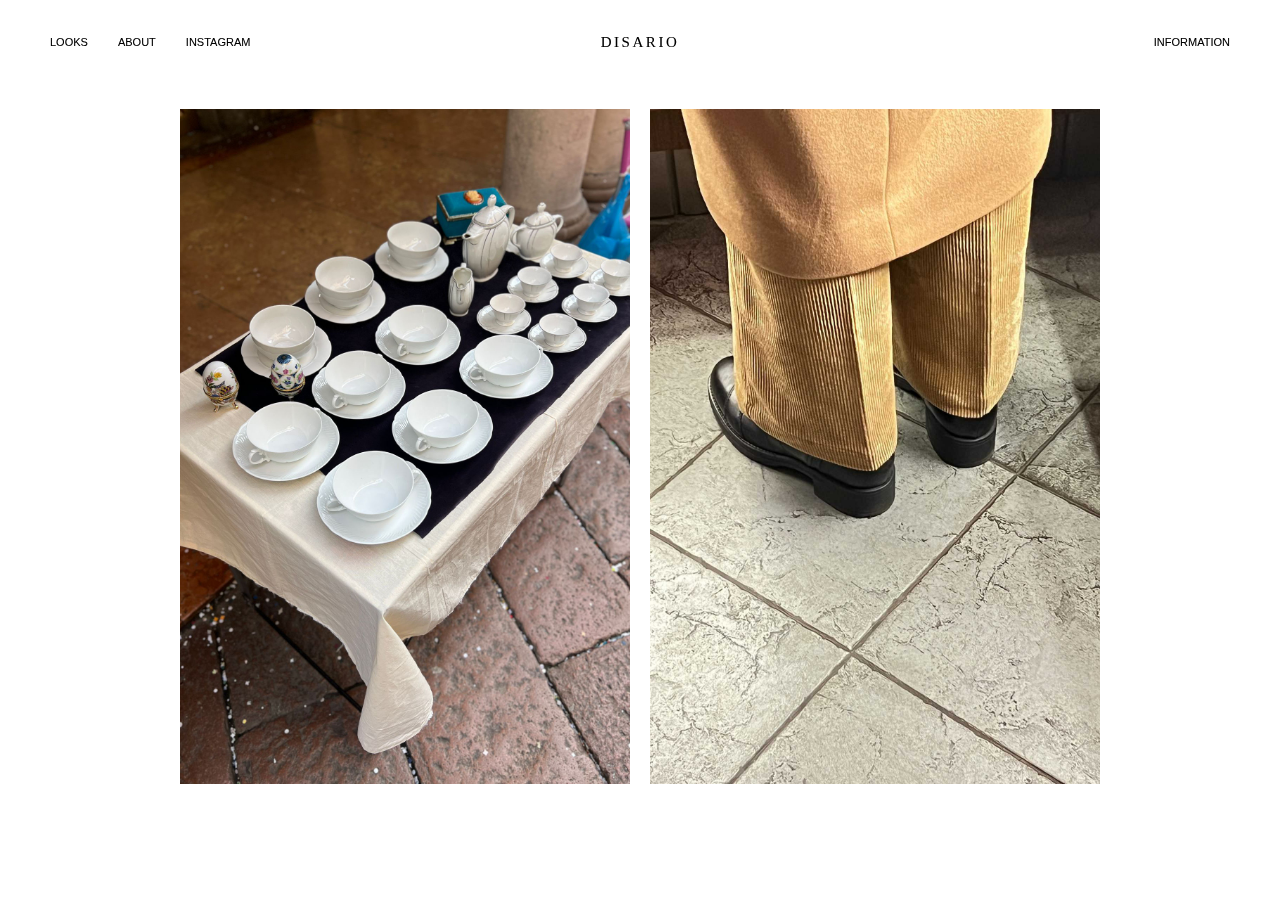
<file: index.html>
<!DOCTYPE html>
<html lang="en">
  <head>
    <meta charset="UTF-8" />
    <meta name="viewport" content="width=device-width, initial-scale=1.0" />
    <title>Disario</title>
    <meta
      name="description"
      content="Disario est. in 2023. Carefully designed pieces for contemporary use. Men's ready-to-wear and small leather goods"
    />
    <meta name="keywords" content="" />
    <link rel="shortcut icon" type="image/png" href="images/ddddd-favicon.png" />
    <link rel="stylesheet" href="css/style.css" />
  </head>
  <body>
    <header>
      <nav id="menu">
        <img id="close" src="images/x.svg" alt="" />
        <a href="looks">Looks</a>
        <a href="about">About</a
        ><a id="desktop-hidden" href="info">Information</a>
        <a href="https://www.instagram.com/disario_collection" target="_blank"
          >Instagram</a
        >
      </nav>
      <a class="logo" href="./"> Disario </a>

      <a id="desktop-visible" href="info">Information</a>

      <img id="hamburgermenu" src="images/list.svg" alt="" />
    </header>

    <div class="landing-grid">
      <div class="landing-image">
        <img src="images/cupsmercato45.jpg" alt="" />
      </div>

      <div class="landing-image" style="z-index: 1">
        <img src="images/Velvetpants_shoeview22.jpg" alt="" />
      </div>
    </div>

    <script src="js/menu.js"></script>

    <script>
      const landingImages = document.querySelectorAll(".landing-image");
      const options = {
        root: null,
        rootMargin: "0px",
        threshold: 1.0,
      };

      const observer = new IntersectionObserver(function (entries, observer) {
        entries.forEach((entry) => {
          console.log(entry); // Debugging: Log each entry
          if (entry.isIntersecting) {
            document.body.style.overflow = "auto";
          } else {
            document.body.style.overflow = "hidden";
          }
        });
      }, options);

      landingImages.forEach((image) => {
        observer.observe(image);
      });

      // Handle wheel events for desktop
      window.addEventListener("wheel", function (event) {
        console.log(event.deltaY); // Debugging: Log the scroll direction
        if (event.deltaY > 0) {
          landingImages[1].scrollIntoView({ behavior: "smooth" });
        } else {
          window.scrollTo({ top: 0, behavior: "smooth" });
        }
      });

      // Handle touch events for mobile
      let touchStartY = 0;
      let touchEndY = 0;

      window.addEventListener("touchstart", function (event) {
        touchStartY = event.changedTouches[0].screenY;
      });

      window.addEventListener("touchend", function (event) {
        touchEndY = event.changedTouches[0].screenY;
        handleGesture();
      });

      function handleGesture() {
        console.log(`touchStartY: ${touchStartY}, touchEndY: ${touchEndY}`); // Debugging: Log touch positions
        if (touchEndY < touchStartY) {
          landingImages[1].scrollIntoView({ behavior: "smooth" });
        }
        if (touchEndY > touchStartY) {
          window.scrollTo({ top: 0, behavior: "smooth" });
        }
      }
    </script>
  </body>
</html>
</file>
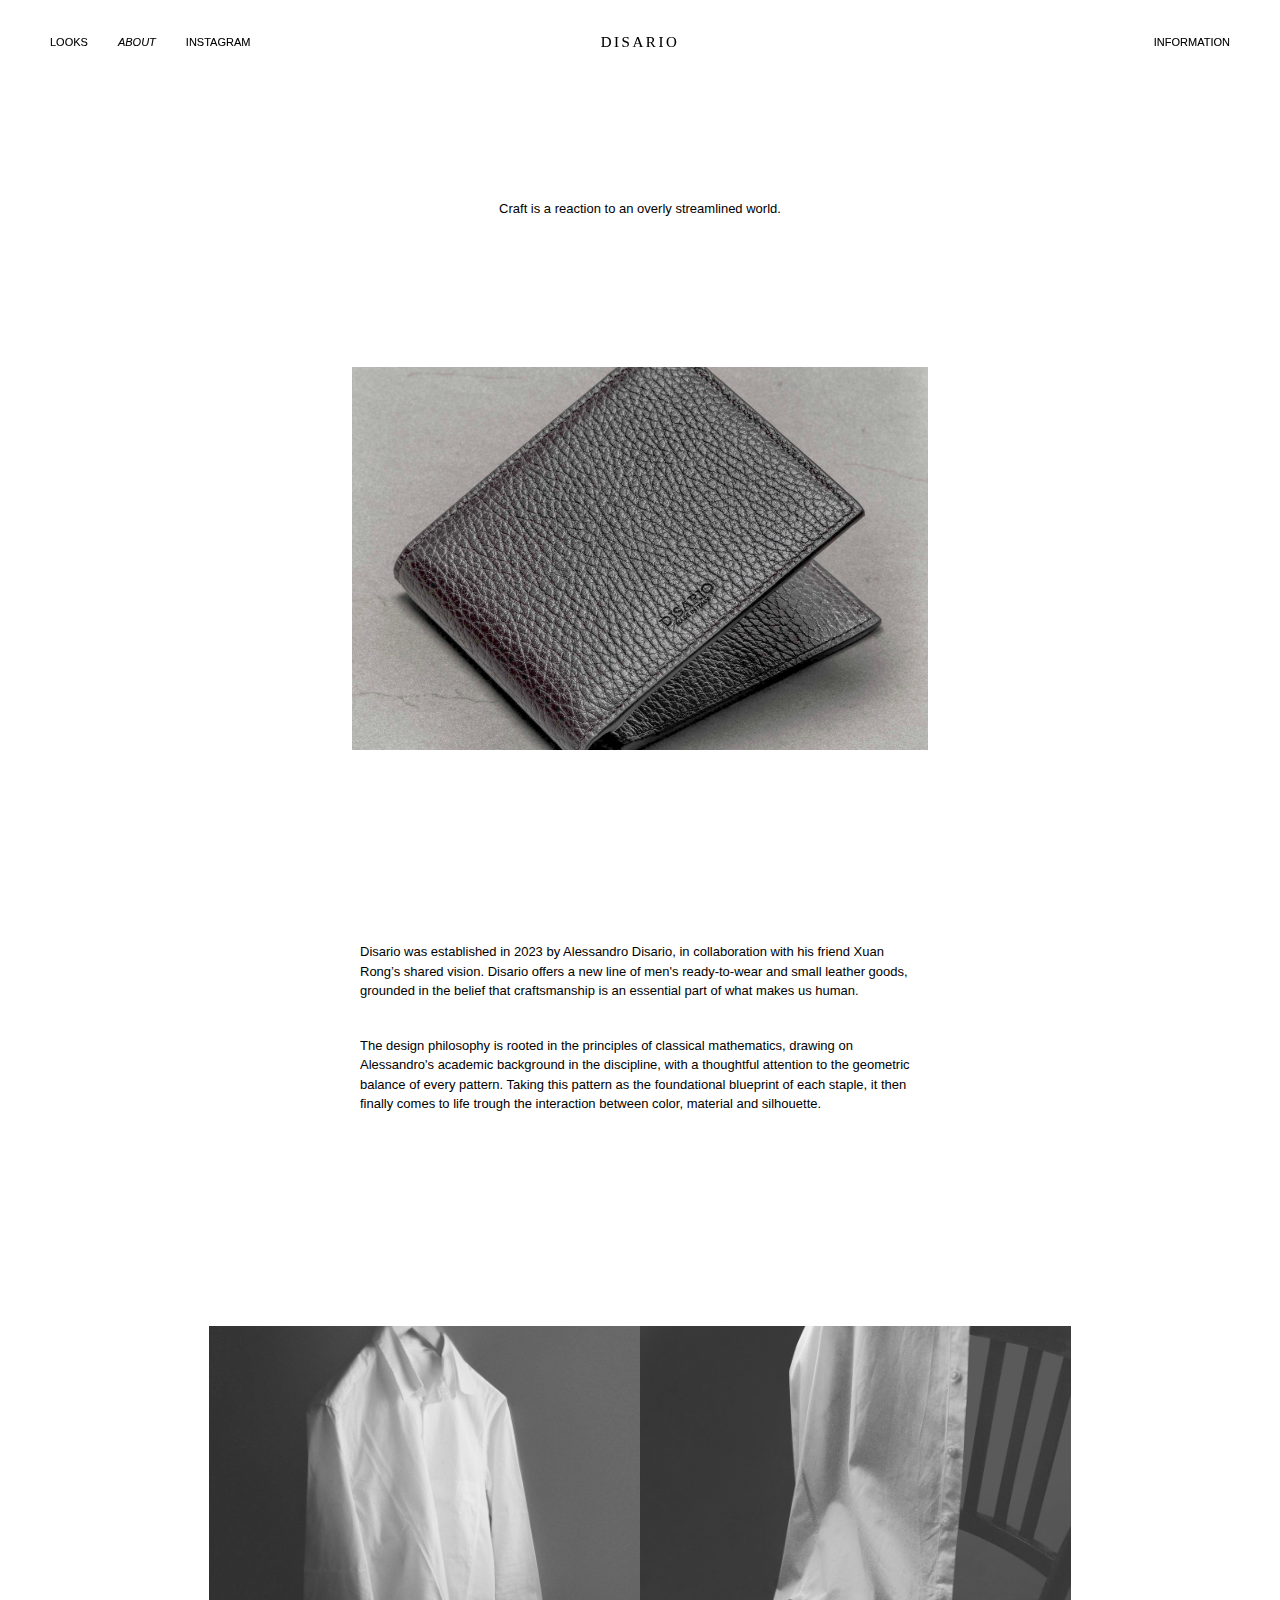
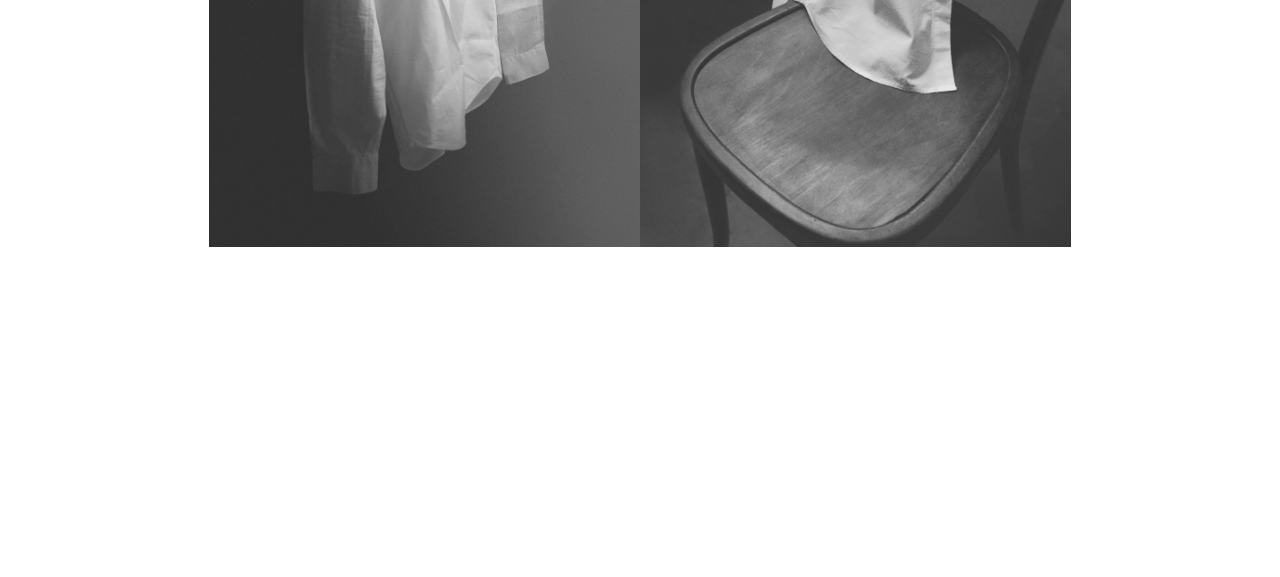
<file: about.html>
<!DOCTYPE html>
<html lang="en">
  <head>
    <meta charset="UTF-8" />
    <meta name="viewport" content="width=device-width, initial-scale=1.0" />
    <title>About | Disario</title>
    <meta
      name="description"
      content="Disario est. in 2023. Carefully designed pieces for contemporary use. Men's ready-to-wear and small leather goods"
    />
    <meta name="keywords" content="" />
    <link rel="shortcut icon" type="image/png" href="images/ddddd-favicon.png" />
    <link rel="stylesheet" href="css/style.css" />
  </head>

  <body>
    <header>
      <nav id="menu">
        <img id="close" src="images/x.svg" alt="" />
        <a href="looks">Looks</a>
        <a href="about"> <i> About</i></a>
        <a id="desktop-hidden" href="info">Information</a>
        <a href="https://www.instagram.com/disario_collection" target="_blank"
          >Instagram</a
        >
      </nav>
      <a class="logo" href="./"> Disario </a>

      <a id="desktop-visible" href="info.html">Information</a>

      <img id="hamburgermenu" src="images/list.svg" alt="" />
    </header>

    <div class="about">
      <div class="about-text">
        <p>
          Craft is a reaction to an overly streamlined world.
        </p>
      </div>

      <img src="images/wallet22.jpg" alt="" />

      <div class="about-text text-start">
        <p style="text-align: left;">
          Disario was established in 2023 by Alessandro Disario, in collaboration with his friend Xuan Rong’s shared vision. Disario offers a new line of men's ready-to-wear and small leather goods, grounded in the belief that craftsmanship is an essential part of what makes us human.
        </p>


        <p style="text-align: left;">   
          The design philosophy is rooted in the principles of classical mathematics, drawing on Alessandro's academic background in the discipline, with a thoughtful attention to the geometric balance of every pattern. Taking this pattern as the foundational blueprint of each staple, it then finally comes to life trough the interaction between color, material and silhouette.
          

          


        </p>

     
      </div>

      <div class="about-grid">
        <img id="desktop-visible" src="images/whiteshirt4885911.jpg" alt="" />
        <img src="images/cs22334.jpg" alt="" />
      </div>
    </div>

    <script src="js/menu.js"></script>
  </body>
</html>
</file>
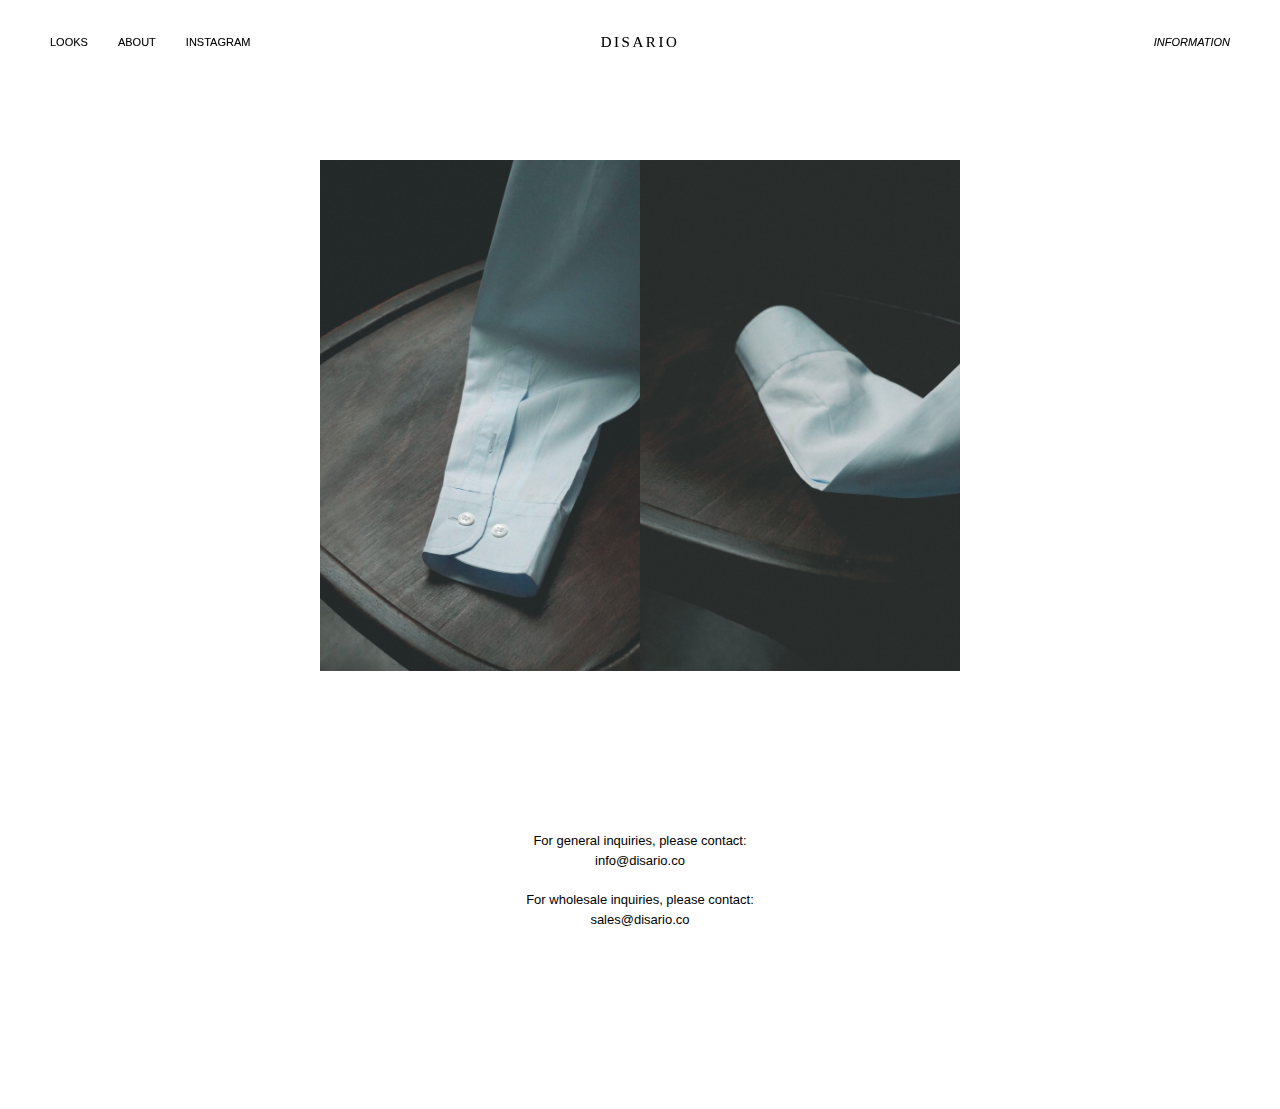
<file: info.html>
<!DOCTYPE html>
<html lang="en">
  <head>
    <meta charset="UTF-8" />
    <meta name="viewport" content="width=device-width, initial-scale=1.0" />
    <title>Information | Disario</title>
    <meta
      name="description"
      content="Disario est. in 2023. Carefully designed pieces for contemporary use. Men's ready-to-wear and small leather goods"
    />
    <meta name="keywords" content="" />
    <link rel="shortcut icon" type="image/png" href="images/ddddd-favicon.png" />
    <link rel="stylesheet" href="css/style.css" />
  </head>
  <body>
    <header>
      <nav id="menu">
        <img id="close" src="images/x.svg" alt="" />
        <a href="looks">Looks</a>
        <a href="about">About</a>
        <a id="desktop-hidden" href="info">Information</a>
        <a href="https://www.instagram.com/disario_collection" target="_blank"
          >Instagram</a
        >
      </nav>
      <a class="logo" href="./"> Disario </a>

      <a id="desktop-visible" href="info"> <i>Information</i></a>

      <img id="hamburgermenu" src="images/list.svg" alt="" />
    </header>

    <div class="info-grid">
      <img src="images/sleeve_onchair_above.jpg" alt="" />
      <img src="images/shirt_onchair_side.jpg" alt="" />
    </div>

    <div class="info-text">
      <p>
        For general inquiries, please contact: <br />
        info@disario.co
      </p>
      <p>
        For wholesale inquiries, please contact: <br />
        sales@disario.co
      </p>
    </div>

    <script src="js/menu.js"></script>
  </body>
</html>
</file>
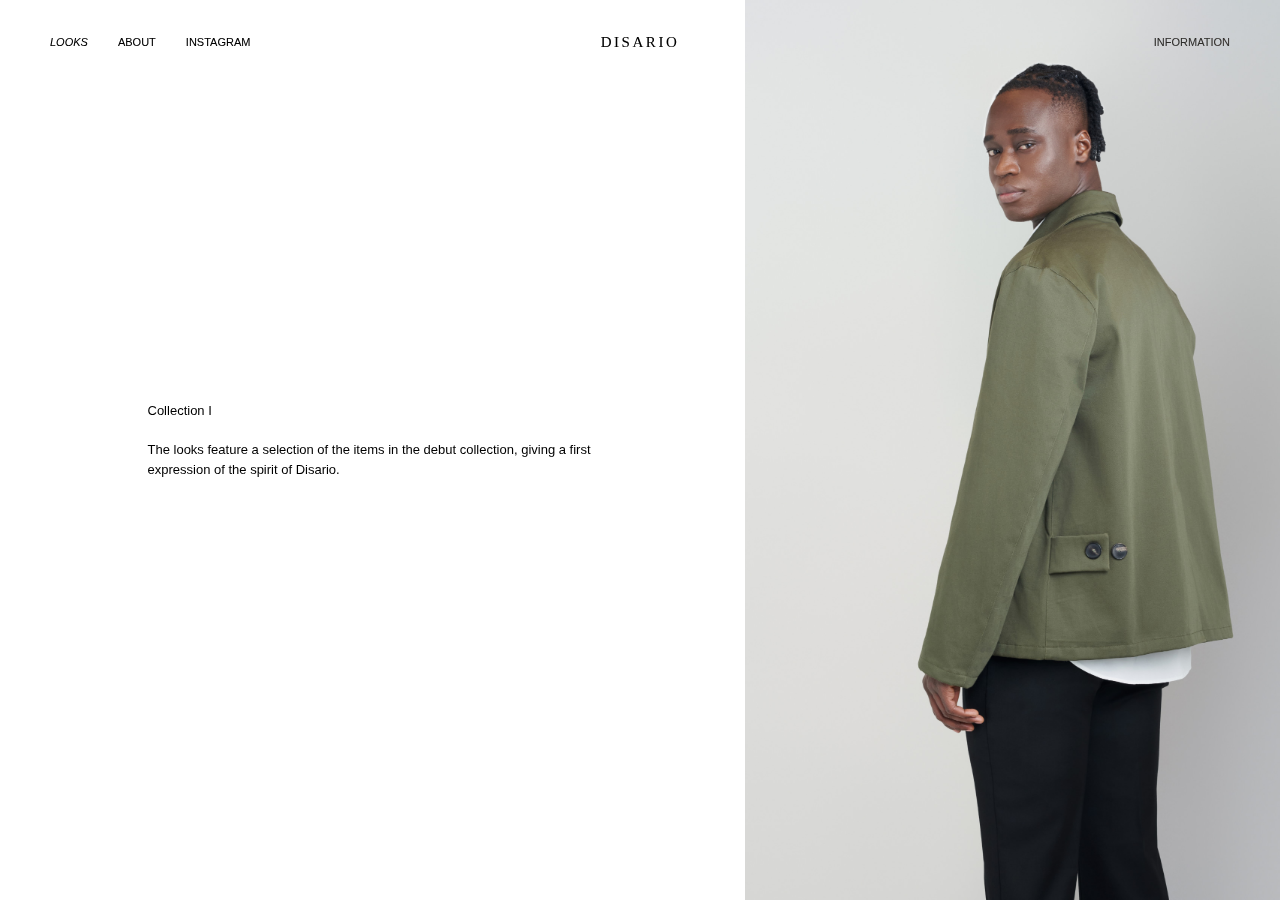
<file: looks.html>
<!DOCTYPE html>
<html lang="en">
  <head>
    <meta charset="UTF-8" />
    <meta name="viewport" content="width=device-width, initial-scale=1.0" />
    <title>Looks | Disario</title>
    <meta
      name="description"
      content="Disario est. in 2023. Carefully designed pieces for contemporary use. Men's ready-to-wear and small leather goods"
    />
    <meta name="keywords" content="" />
    <link rel="shortcut icon" type="image/png" href="images/ddddd-favicon.png" />
    <link rel="stylesheet" href="css/style.css" />
    <link
      rel="stylesheet"
      href="https://cdn.jsdelivr.net/npm/swiper@11/swiper-bundle.min.css"
    />

    <style>
      html,
      body {
        position: relative;
        height: 100%;
      }

      .swiper {
        width: 100%;
        height: 100%;
        min-height: 100vh;
      }

      .swiper-slide {
        text-align: center;
        font-size: 18px;
        background: #fff;
        display: flex;
        justify-content: center;
        align-items: center;
        justify-content: end;
        user-select: none;
      }

      .swiper-slide img {
        display: block;
        max-width: 850px;
        width: 100%;
        height: 100%;
        object-fit: cover;
      }

      .swiper-button-prev,
      .swiper-rtl .swiper-button-next,
      .swiper-button-next,
      .swiper-rtl .swiper-button-prev {
        color: black;
      }

      .swiper-button-next,
      .swiper-rtl .swiper-button-prev {
        width: 50%;
        height: 100%;
        top: 0;
        opacity: 0;
        cursor: pointer;
        cursor: url("cursor/cursornext.cur"), pointer;
      }

      .swiper-button-prev,
      .swiper-rtl .swiper-button-next {
        width: 50%;
        height: 100%;
        top: 0;
        opacity: 0;
        cursor: pointer;
        cursor: url("cursor/cursorprev.cur"), pointer;
      }

      :root {
        --swiper-navigation-size: 20px;
      }

      header {
        position: fixed;
        top: 0;
        left: 0;
        right: 0;
        z-index: 10;
      }
    </style>
  </head>

  <body>
    <header>
      <nav id="menu">
        <img id="close" src="images/x.svg" alt="" />
        <a href="looks"> <i>Looks</i> </a>
        <a href="about">About</a>
        <a id="desktop-hidden" href="info">Information</a>
        <a href="https://www.instagram.com/disario_collection" target="_blank"
          >Instagram</a
        >
      </nav>
      <a class="logo" href="./"> Disario </a>

      <a id="desktop-visible" href="info">Information</a>

      <img id="hamburgermenu" src="images/list.svg" alt="" />
    </header>

    <div class="swiper mySwiper">
      <div class="swiper-wrapper">
        <div class="swiper-slide">
          <img src="images/shorttrench_sideview.jpg" alt="" />
        </div>

        <div class="swiper-slide">
          <img src="images/front_short_trench_green.jpg" alt="" />
        </div>

        <div class="swiper-slide">
          <img src="images/whiteshirt_front.jpg" alt="" />
        </div>
        <div class="swiper-slide">
          <img src="images/sandjacket_sideview.jpg" alt="" />
        </div>
        <div class="swiper-slide">
          <img src="images/sandtrackjacket_blackpants_sidelook.jpg" alt="" />
        </div>
        <div class="swiper-slide"><img src="images/photo2.jpg" alt="" /></div>
        <div class="swiper-slide">
          <img src="images/blueshirt_darkbluepants_side.jpg" alt="" />
        </div>
        <div class="swiper-slide">
          <img src="images/blueshirt_front.jpg" alt="" />
        </div>
        <div class="swiper-slide">
          <img src="images/longsleeve_eyesopen_close.jpg" alt="" />
        </div>
        <div class="swiper-slide">
          <img src="images/whiteshirt_sidelook2.jpg" alt="" />
        </div>
        <div class="swiper-slide">
          <img src="images/black_shorttrench_sandpants2.jpg" alt="" />
        </div>
        <div class="swiper-slide">
          <img src="images/blackjacket_blackpants_side.jpg" alt="" />
        </div>

        <div class="swiper-slide">
          <img src="images/blackbackground_sidelook.jpg" alt="" />
        </div>
        <div class="swiper-slide">
          <img src="images/look_blackbackground.jpg" alt="" />
        </div>
      </div>
      <div class="swiper-button-next"></div>
      <div class="swiper-button-prev"></div>

      <div class="text-left">
        <p>Collection I</p>
        <p>
          The looks feature a selection of the items in the debut collection, giving a first
        expression of the spirit of Disario.
        </p>
      </div>
    </div>

    <div class="container text-container-non-flex space-bottom desktop-hide">
      <p class="capital-nonbold">Collection I</p>
      <p style="margin-bottom: 0px">
        The looks feature a selection of the items in the debut collection, giving a first
        expression of the spirit of Disario.
      </p>
    </div>

    <div class="looks">
      <img src="images/shorttrench_sideview.jpg" alt="" />
      <img src="images/front_short_trench_green.jpg" alt="" />
      <img src="images/whiteshirt_front.jpg" alt="" />
      <img src="images/sandjacket_sideview.jpg" alt="" />
      <img src="images/sandtrackjacket_blackpants_sidelook.jpg" alt="" />
      <img src="images/photo2.jpg" alt="" />
      <img src="images/blueshirt_darkbluepants_side.jpg" alt="" />
      <img src="images/blueshirt_front.jpg" alt="" />
      <img src="images/longsleeve_eyesopen_close.jpg" alt="" />
      <img src="images/whiteshirt_sidelook2.jpg" alt="" />
      <img src="images/black_shorttrench_sandpants2.jpg" alt="" />
      <img src="images/blackjacket_blackpants_side.jpg" alt="" />

      <img src="images/blackbackground_sidelook.jpg" alt="" />
      <img src="images/look_blackbackground.jpg" alt="" />
    </div>

    <div
      class="container text-container-non-flex space-bottom desktop-hide"
    ></div>
    <script src="https://cdn.jsdelivr.net/npm/swiper@11/swiper-bundle.min.js"></script>
    <script>
      var swiper = new Swiper(".mySwiper", {
        navigation: {
          nextEl: ".swiper-button-next",
          prevEl: ".swiper-button-prev",
        },
        loop: true,
        speed: 1000,
      });
    </script>
    <script src="js/menu.js"></script>
  </body>
</html>
</file>
<file: css/style.css>
@import url("https://fonts.googleapis.com/css2?family=Montserrat:ital,wght@0,100;0,200;0,300;0,400;0,500;0,600;0,700;0,800;0,900;1,100;1,200;1,300;1,400;1,500;1,600;1,700;1,800;1,900&display=swap");

* {
  box-sizing: border-box;
  padding: 0;
  margin: 0;
}

body {
  text-rendering: optimizeLegibility;
   -webkit-font-smoothing: antialiased;
  font-family: p22-underground, arial, sans-serif;
  text-decoration: none;
  color: black;
  ont-size: 10px;
  font-weight: 300;
  line-height: 1.5em;
  text-transform: uppercase;
  letter-spacing: .05em;
  display: flex;
  flex-direction: column;
  min-height: 100vh;
  background-color: white;
}

p {
  
  margin-bottom: 20px;
  font-size: 13px;
  font-weight: 300;
  line-height: 1.5em;
  font-family: p22-underground, arial, sans-serif;
  text-transform: none;
  letter-spacing: .00005em;
}

header {
  padding-left: 50px;
  padding-right: 50px;
  padding-top: 30px;
  margin: 0 auto;
  width: 100vw;
  gap: 70px;
  display: flex;
  position: fixed;
  top: 0;
  left: 0;
  z-index: 10;
  display: grid;
  grid-template-columns: 1fr 1fr 1fr;
  align-items: center;
  justify-items: center;
  mix-blend-mode: difference;
}

::-webkit-scrollbar {
  width: 10px;
}

::-webkit-scrollbar-track {
  background: white;
}

::-webkit-scrollbar-thumb {
  background: #bcb9b7;
}

::-webkit-scrollbar-thumb:hover {
  background: #b4b1ac;
}

::-moz-selection {
  color: white;
  background: #555;
}

::selection {
  color: white;
  background: #555;
}

.logo {
  font-size: 15px;
  text-transform: uppercase;
  font-weight: 200;
  letter-spacing: 0.17em;
  font-family: "Palatino";
  color: #ffffff;
  text-decoration: none;
}

#menu {
  display: flex;
  flex-direction: row;
  gap: 30px;
  user-select: none;
  align-items: center;
  z-index: 20;
  align-items: center;
  justify-self: start;
}

#menu a,
#desktop-visible {
  text-rendering: optimizeLegibility;
   -webkit-font-smoothing: antialiased;
  color: rgb(255, 255, 255);
  text-decoration: none;
  font-size: 11px;
  font-weight: 300;
  line-height: 2em;
  font-family: p22-underground, arial, sans-serif;
  text-transform: uppercase;
  letter-spacing: .00005em;
}

#desktop-visible {
  justify-self: end;
}

#desktop-hidden {
  display: none;
}

.container {
  max-width: 1440px;
  margin: 0 auto;
  padding: 35px;
}

.container-full {
  max-width: 100%;
  margin: 0 auto;
  display: flex;
}

.landing-grid {
  display: grid;
  grid-template-columns: 1fr 1fr;
  gap: 20px;
  align-items: center;
  margin: 0 auto;
  height: 100vh;
  padding: 60px 40px;
}

.landing-grid img {
  object-fit: cover;
  aspect-ratio: 360 / 540;
  max-height: 75dvh;
  width: 100%;
}

.info-grid {
  display: grid;
  grid-template-columns: 1fr 1fr;
  gap: 0px;
  align-items: center;
  width: 50%;
  margin: 0 auto;
  margin-top: 160px;
}

.info-grid img {
  object-fit: cover;
  width: 100%;
  aspect-ratio: 360 / 575;
}

.info-text {
  text-align: center;
  margin: 160px auto;
}

.info-text p {
  text-transform: none;
 
}

.about {
  display: flex;
  flex-direction: column;
  align-items: center;
  margin: 0 auto;
  text-align: center;
  margin-top: 71px;
}

.about-text {
  display: flex;
  flex-direction: column;
  gap: 15px;
  margin: 200px auto;
  margin: 10% auto;
  max-width: 600px;
  padding: 0 20px;
}

.about img {
  width: 45%;
  margin-bottom: 5%;
}

.about-grid {
  display: grid;
  grid-template-columns: 1fr 1fr;
  gap: 0px;
  align-items: center;
  width: 67.4%;
  margin: 0 auto;
  margin-bottom: 330px;
  margin-top: 5%;
}

.about-grid img {
  object-fit: cover;
  width: 100% !important;
  aspect-ratio: 360 / 435;
  margin: 0;
}

.text-container {
  display: flex;
  align-items: center;
  flex-direction: column;
  flex: 1;
  justify-content: center;
  align-items: flex-start;
  max-width: 1000px;
}

.text-container-non-flex {
  max-width: 1000px;
  margin: 110px auto;
  margin-bottom: 150px;
}

#hamburgermenu,
#close {
  width: 20px;
  display: none;
}

.looks {
  display: none;
  flex-direction: column;
  gap: 50px;
  padding: 20px;
}

.looks img {
  width: 100%;
}

.text-left {
  position: fixed;
  top: 0;
  color: #000;
  z-index: 50;
  padding-left: 50px;
  justify-content: center;
  height: 100%;
  max-width: 25%;
  display: flex;
  align-items: center;
  flex-direction: column;
  text-align: start;
  pointer-events: none;
  width: 100%;
}

.capital-nonbold,
h3 {
  text-transform: uppercase;
  font-weight: 400;
}

h3 {
  margin-bottom: 20px;
}

.text-left p {
  max-width: 500px;
  text-align: start;
  width: 100%;
}

.desktop-hide {
  display: none;
}

@media only screen and (max-width: 1400px) {
  .swiper-slide img {
    max-width: 535px !important;
  }

  .text-left {
    max-width: calc(100% - 535px);
  }
}

@media only screen and (max-width: 992px) {
  .about img {
    width: 60%;
  }

  .about-grid {
    width: 75%;
  }

  .info-grid {
    width: 65%;
  }

  .landing-grid {
    grid-template-columns: 1fr;
    height: auto;
    gap: 0;
    padding: 0;
    height: 200dvh;
    width: 100%;
    min-width: auto;
  }

  .landing-image:nth-child(1) {
    position: sticky;
    top: 0;
  }

  .landing-image {
    height: 100vh;
    display: flex;
    align-items: center;
    background-color: white;
    justify-content: center;
  }

  .landing-image img {
    max-width: 70%;
    width: auto;
    max-height: 80vh;
  }
}

@media only screen and (min-width: 769px) {
  #menu {
    transform: none !important;
    display: flex !important;
    opacity: 1 !important;
  }
}

@media only screen and (max-width: 768px) {
  body {
    font-size: 12px;
  }

  header {
    display: flex;
    justify-content: space-between;
    gap: 0;
    align-items: center;
    flex-direction: row-reverse;
    padding-right: 40px !important;
    mix-blend-mode: normal;
  }

  .logo {
    margin: 0 auto;
    z-index: 20;
    color: black;
  }

  #menu {
    position: fixed;
    top: 0;
    left: 0;
    width: 100%;
    height: 100%;
    flex-direction: column;
    align-items: start;
    background: white;
    justify-content: flex-start;
    padding: 20px;
    gap: 20px;
    transform: translateX(-100%);
    transition: 0.4s;
    opacity: 0;
    padding-top: 85px;
  }

  #menu a {
    color: black;
  }

  #desktop-visible {
    display: none;
  }

  #desktop-hidden {
    display: block;
  }

  #hamburgermenu,
  #close {
    display: block;
  }

  #close {
    position: absolute;
    top: 20px;
    left: 20px;
  }

  .desktop-hide {
    display: block;
  }

  .looks {
    display: flex;
  }

  .swiper {
    display: none !important;
  }

  header,
  .container {
    padding: 20px;
    background-color: white;
  }

  .text-container-non-flex {
    max-width: 1000px;
  }

  .gridx2 {
    grid-template-columns: 100%;
  }

  .space-top {
    margin-top: 50px !important;
  }

  .space-bottom {
    margin-bottom: 50px !important;
  }

  .info-grid {
    width: 100%;
    padding: 0 20px;
    padding-top: 60px;
    margin: 0;
  }

  .about img {
    width: 100%;

    aspect-ratio: 1 / 1;
    object-fit: cover;
    max-width: 500px;
  }

  .about {
    padding: 0 20px;
  }

  .about-grid {
    grid-template-columns: 1fr;
    width: 100%;
    padding: 0 20px;
    justify-items: center;
    gap: 15%;
    margin-bottom: 30%;
  }

  .about-grid img {
    padding: 0;
  }

  P {
    font-size: 10px;
  }

  .about-text {
    margin: 20% 0;
  }

  .text-start {
    text-align: start;
  }

  .about-grid img {
    width: 80% !important;
    aspect-ratio: unset;
  }
}

@media only screen and (max-width: 600px) {
  .info-text {
    margin: 100px 0;
  }

  .info-grid {
    grid-template-columns: 1fr;
    padding-top: 85px;
  }

  .info-grid img {
    aspect-ratio: 360 / 475;
  }

  .info-grid img:nth-child(2) {
    display: none;
  }
}

@media only screen and (max-height: 800px) {
  .swiper-slide img {
    object-fit: contain !important;
    object-position: right;
  }
}

@media only screen and (max-height: 600px) {
  .landing-grid {
    gap: 32px;
  }
  .landing-image img {
    max-height: 55dvh;
  }

  .info-grid {
    max-width: 90vh;
    margin-top: 80px;
  }
}
</file>
